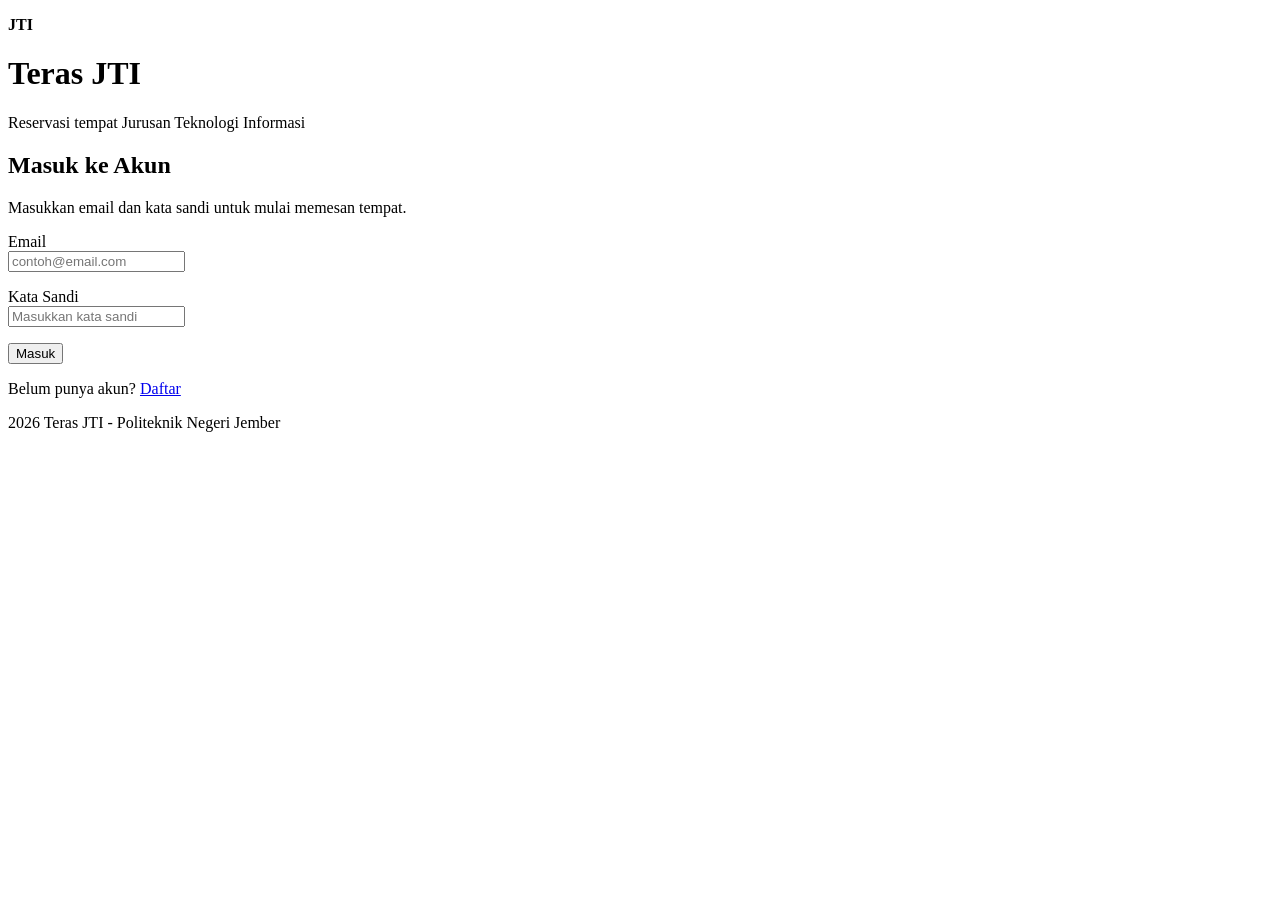
<file: apk teras jti/index.html>
<!DOCTYPE html>
<html lang="id">
<head>
    <meta charset="UTF-8">
    <meta name="viewport" content="width=device-width, initial-scale=1.0">
    <title>Login - Teras JTI</title>
</head>
<body>

    <!-- Identitas aplikasi (logo + nama + tagline) -->
    <header>
        <p><strong>JTI</strong></p>
        <h1>Teras JTI</h1>
        <p>Reservasi tempat Jurusan Teknologi Informasi</p>
    </header>

    <main>
        <!-- Formulir login (struktur saja, belum ada proses autentikasi) -->
        <section>
            <h2>Masuk ke Akun</h2>
            <p>Masukkan email dan kata sandi untuk mulai memesan tempat.</p>

            <form action="dashboard.html">
                <p>
                    <label for="email">Email</label><br>
                    <input type="email" id="email" placeholder="contoh@email.com">
                </p>

                <p>
                    <label for="sandi">Kata Sandi</label><br>
                    <input type="password" id="sandi" placeholder="Masukkan kata sandi">
                </p>

                <p>
                    <button type="submit">Masuk</button>
                </p>
            </form>

            <p>Belum punya akun? <a href="daftar.html">Daftar</a></p>
        </section>
    </main>

    <footer>
        <p> 2026 Teras JTI - Politeknik Negeri Jember</p>
    </footer>

</body>
</html>
</file>
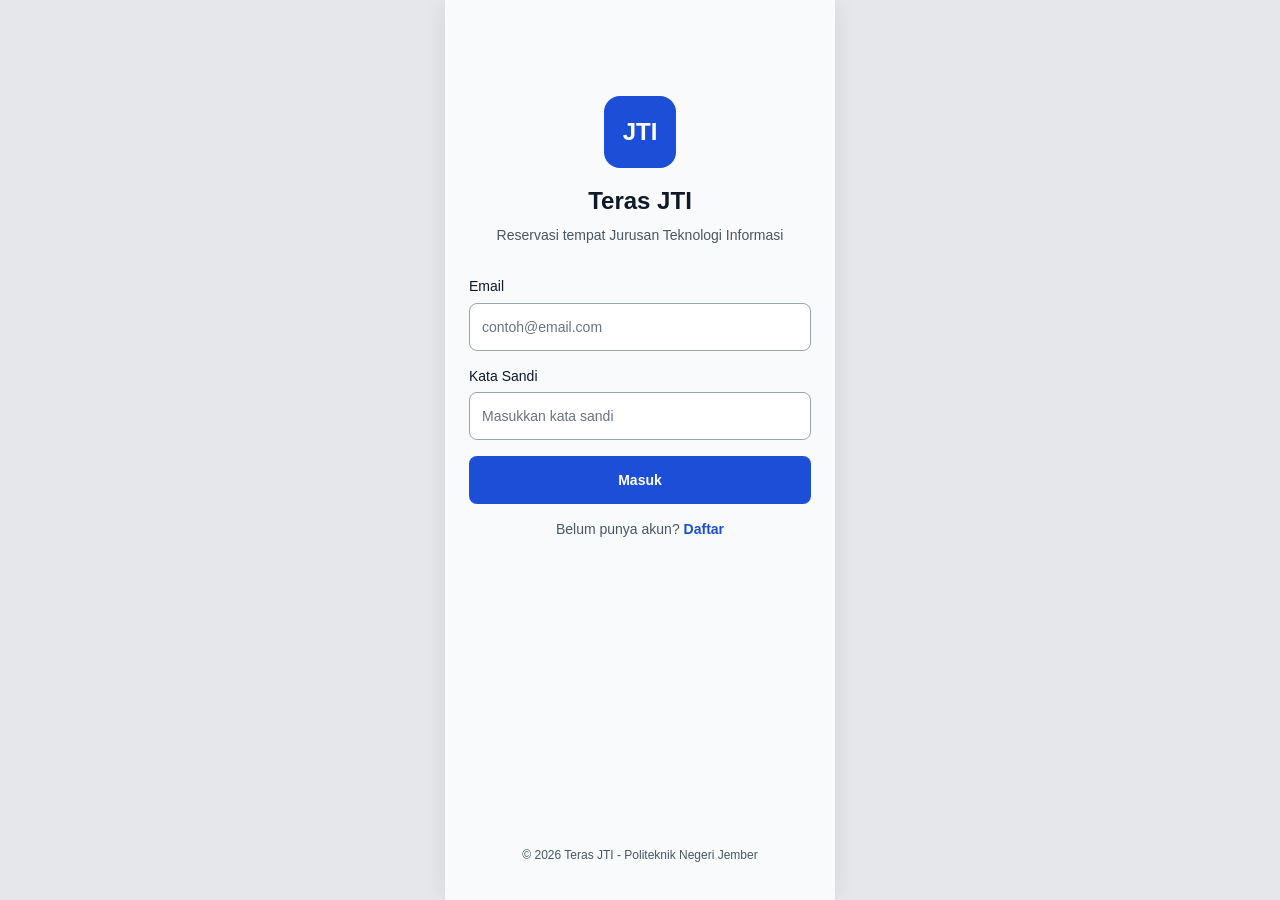
<file: apk teras jti/W11_WebAkademik_Kelompok4_TerasJTI/index.html>
<!DOCTYPE html>
<html lang="id">
<head>
    <meta charset="UTF-8">
    <meta name="viewport" content="width=device-width, initial-scale=1.0">
    <title>Login - Teras JTI</title>
    <link rel="stylesheet" href="style.css">
</head>
<body class="login">

    <header>
        <p class="logo">JTI</p>
        <h1>Teras JTI</h1>
        <p>Reservasi tempat Jurusan Teknologi Informasi</p>
    </header>

    <main>
        <section>
            <h2 class="sr-only">Masuk ke Akun</h2>

            <form action="dashboard.html">
                <p>
                    <label for="email">Email</label>
                    <input type="email" id="email" placeholder="contoh@email.com">
                </p>
                <p>
                    <label for="sandi">Kata Sandi</label>
                    <input type="password" id="sandi" placeholder="Masukkan kata sandi">
                </p>
                <p>
                    <button type="submit">Masuk</button>
                </p>
            </form>

            <p>Belum punya akun? <a href="daftar.html">Daftar</a></p>
        </section>
    </main>

    <footer>
        <p>&copy; 2026 Teras JTI - Politeknik Negeri Jember</p>
    </footer>

</body>
</html>
</file>
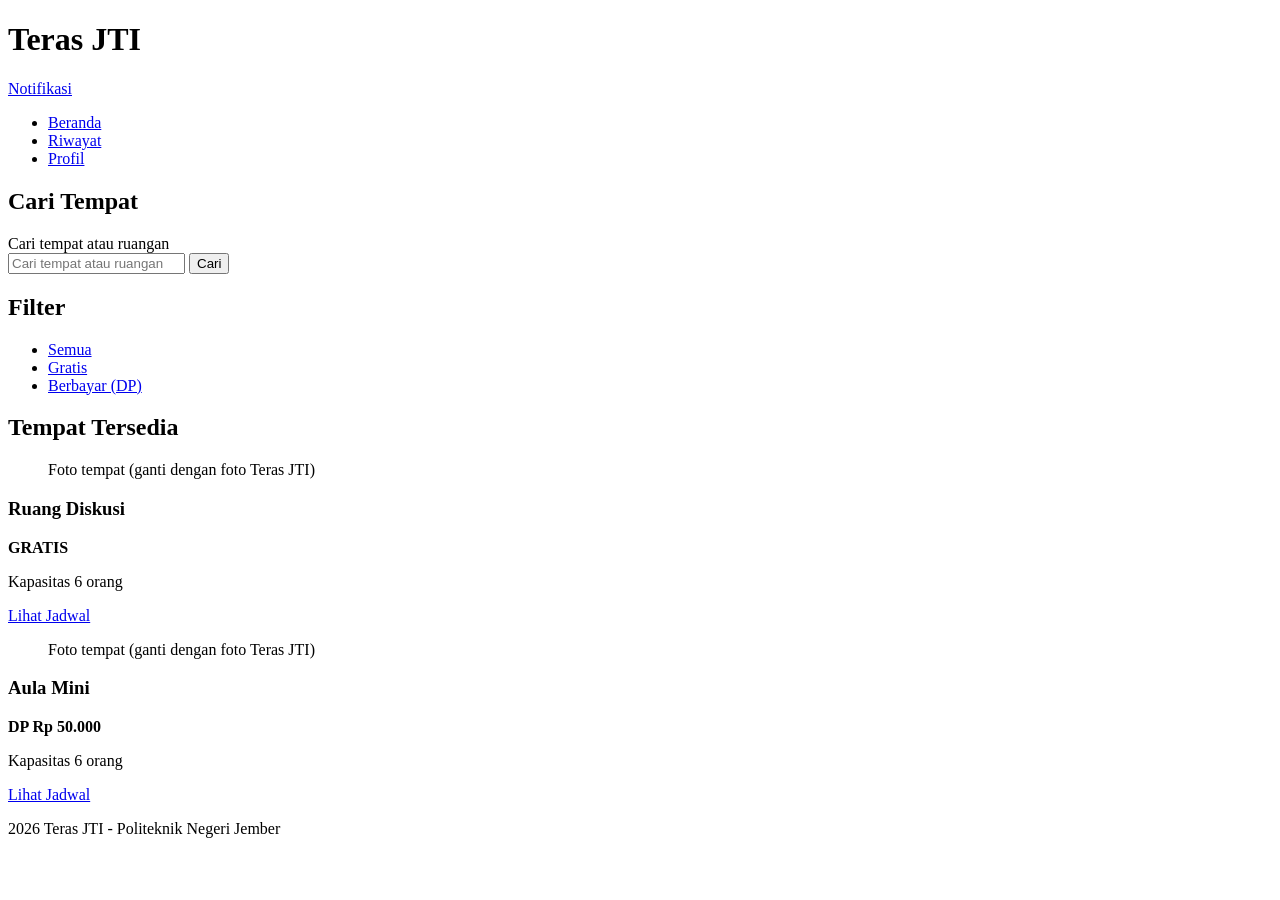
<file: apk teras jti/dashboard.html>
<!DOCTYPE html>
<html lang="id">
<head>
    <meta charset="UTF-8">
    <meta name="viewport" content="width=device-width, initial-scale=1.0">
    <title>Beranda - Teras JTI</title>
</head>
<body>

    <!-- Header: identitas aplikasi + notifikasi -->
    <header>
        <h1>Teras JTI</h1>
        <p><a href="#">Notifikasi</a></p>
    </header>

    <!-- Navigasi utama (sama di semua halaman) -->
    <nav>
        <ul>
            <li><a href="dashboard.html">Beranda</a></li>
            <li><a href="riwayat.html">Riwayat</a></li>
            <li><a href="profil.html">Profil</a></li>
        </ul>
    </nav>

    <main>
        <!-- Pencarian -->
        <section>
            <h2>Cari Tempat</h2>
            <form>
                <label for="cari">Cari tempat atau ruangan</label><br>
                <input type="search" id="cari" placeholder="Cari tempat atau ruangan">
                <button type="submit">Cari</button>
            </form>
        </section>

        <!-- Filter jenis tempat -->
        <section>
            <h2>Filter</h2>
            <ul>
                <li><a href="dashboard.html">Semua</a></li>
                <li><a href="dashboard.html">Gratis</a></li>
                <li><a href="dashboard.html">Berbayar (DP)</a></li>
            </ul>
        </section>

        <!-- Daftar tempat -->
        <section>
            <h2>Tempat Tersedia</h2>

            <article>
                <figure>
                    <!-- Ganti dengan: <img src="assets/images/ruang-diskusi.jpg" alt="Foto Ruang Diskusi"> -->
                    <figcaption>Foto tempat (ganti dengan foto Teras JTI)</figcaption>
                </figure>
                <h3>Ruang Diskusi</h3>
                <p><strong>GRATIS</strong></p>
                <p>Kapasitas 6 orang</p>
                <p><a href="jadwal.html">Lihat Jadwal</a></p>
            </article>

            <article>
                <figure>
                    <!-- Ganti dengan: <img src="assets/images/aula-mini.jpg" alt="Foto Aula Mini"> -->
                    <figcaption>Foto tempat (ganti dengan foto Teras JTI)</figcaption>
                </figure>
                <h3>Aula Mini</h3>
                <p><strong>DP Rp 50.000</strong></p>
                <p>Kapasitas 6 orang</p>
                <p><a href="jadwal.html">Lihat Jadwal</a></p>
            </article>
        </section>
    </main>

    <footer>
        <p> 2026 Teras JTI - Politeknik Negeri Jember</p>
    </footer>

</body>
</html>
</file>
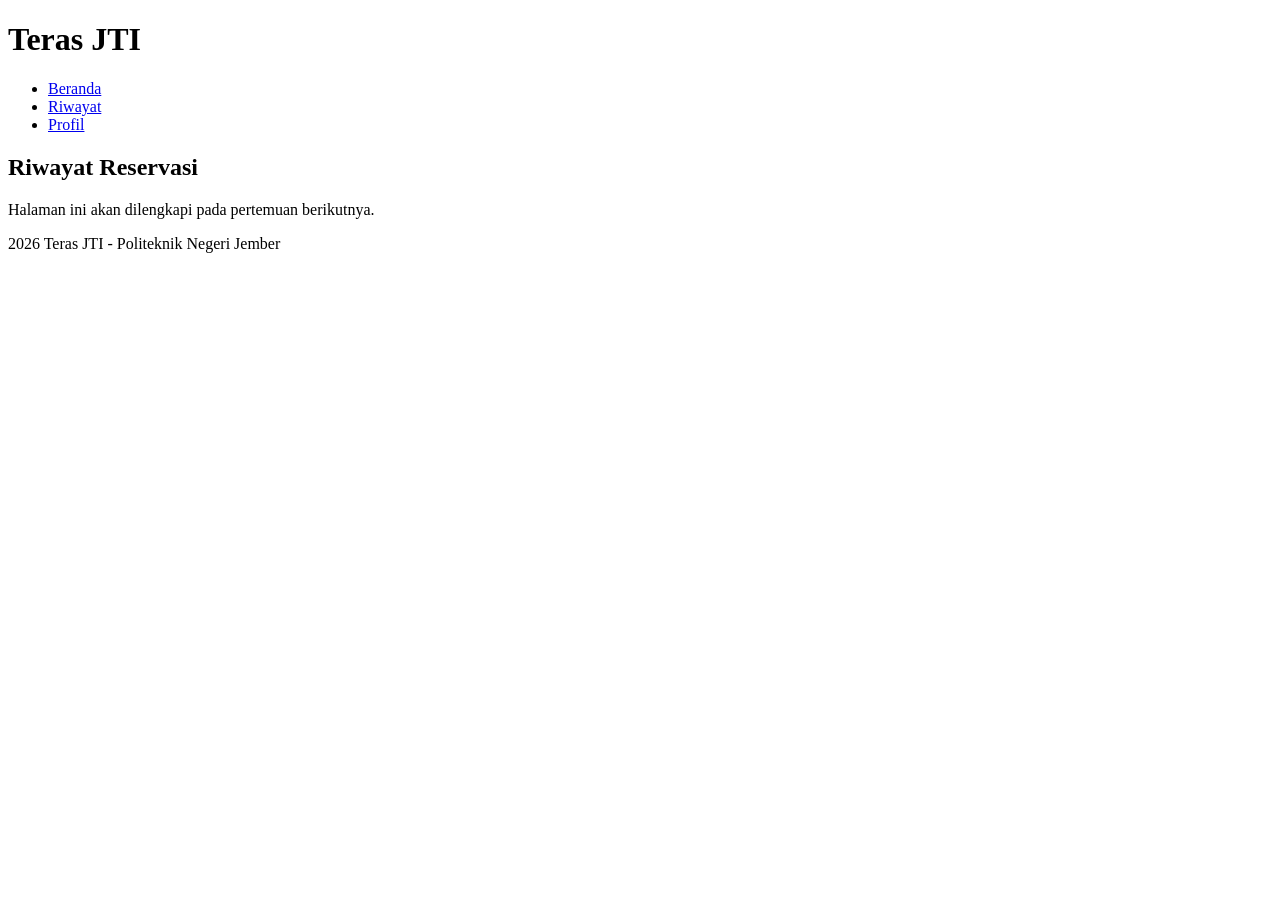
<file: apk teras jti/m.html>
<!DOCTYPE html>
<html lang="id">
<head>
    <meta charset="UTF-8">
    <meta name="viewport" content="width=device-width, initial-scale=1.0">
    <title>Riwayat - Teras JTI</title> <!-- GANTI: Riwayat / Profil / Pilih Jadwal / Daftar -->
</head>
<body>

    <header>
        <h1>Teras JTI</h1>
    </header>

    <nav>
        <ul>
            <li><a href="dashboard.html">Beranda</a></li>
            <li><a href="riwayat.html">Riwayat</a></li>
            <li><a href="profil.html">Profil</a></li>
        </ul>
    </nav>

    <main>
        <section>
            <h2>Riwayat Reservasi</h2> <!-- GANTI: Riwayat Reservasi / Profil / Pilih Jadwal / Buat Akun -->
            <p>Halaman ini akan dilengkapi pada pertemuan berikutnya.</p>
        </section>
    </main>

    <footer>
        <p> 2026 Teras JTI - Politeknik Negeri Jember</p>
    </footer>

</body>
</html>
</file>
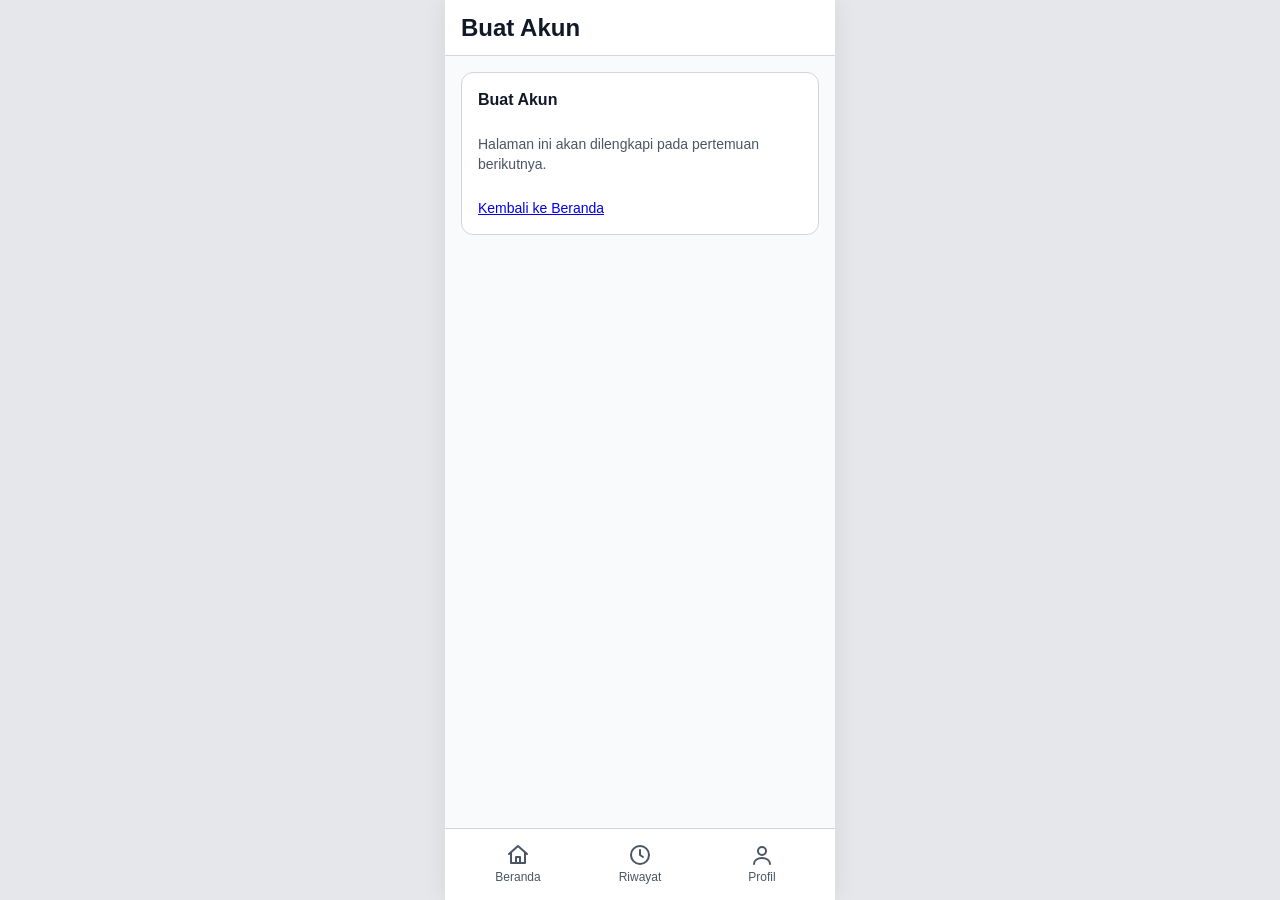
<file: apk teras jti/W11_WebAkademik_Kelompok4_TerasJTI/daftar.html>
<!DOCTYPE html>
<html lang="id">
<head>
    <meta charset="UTF-8">
    <meta name="viewport" content="width=device-width, initial-scale=1.0">
    <title>Daftar - Teras JTI</title>
    <link rel="stylesheet" href="style.css">
</head>
<body>

    <header>
        <h1>Buat Akun</h1>
    </header>

    <main>
        <section class="kosong">
            <h2>Buat Akun</h2>
            <p>Halaman ini akan dilengkapi pada pertemuan berikutnya.</p>
            <p><a href="dashboard.html">Kembali ke Beranda</a></p>
        </section>
    </main>

    <nav>
        <ul>
            <li><a href="dashboard.html">
                <svg class="ikon" viewBox="0 0 24 24"><path d="M3 11l9-8 9 8"/><path d="M5 10v10h14V10"/><path d="M10 20v-6h4v6"/></svg>
                Beranda</a></li>
            <li><a href="riwayat.html">
                <svg class="ikon" viewBox="0 0 24 24"><circle cx="12" cy="12" r="9"/><path d="M12 7v5l3 2"/></svg>
                Riwayat</a></li>
            <li><a href="profil.html">
                <svg class="ikon" viewBox="0 0 24 24"><circle cx="12" cy="8" r="4"/><path d="M4 21c0-4 4-6 8-6s8 2 8 6"/></svg>
                Profil</a></li>
        </ul>
    </nav>

</body>
</html>
</file>
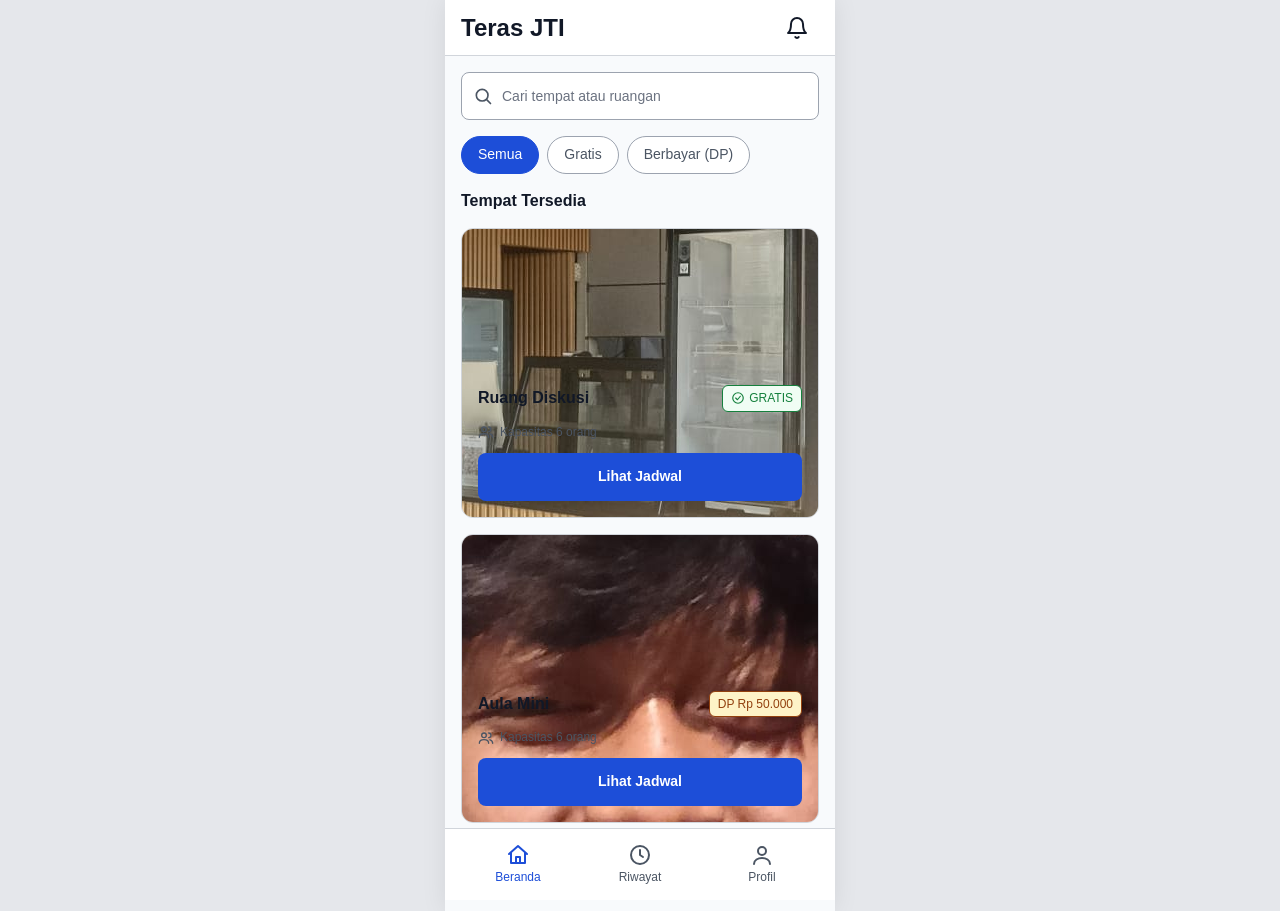
<file: apk teras jti/W11_WebAkademik_Kelompok4_TerasJTI/dashboard.html>
<!DOCTYPE html>
<html lang="id">
<head>
    <meta charset="UTF-8">
    <meta name="viewport" content="width=device-width, initial-scale=1.0">
    <title>Beranda - Teras JTI</title>
    <link rel="stylesheet" href="style.css">
</head>
<body>

    <header>
        <h1>Teras JTI</h1>
        <a class="lonceng" href="#" aria-label="Notifikasi">
            <svg class="ikon" viewBox="0 0 24 24"><path d="M18 8a6 6 0 10-12 0c0 7-3 9-3 9h18s-3-2-3-9"/><path d="M13.7 21a2 2 0 01-3.4 0"/></svg>
        </a>
    </header>

    <main>
        <section>
            <h2 class="sr-only">Cari Tempat</h2>
            <form class="cari">
                <svg class="ikon" viewBox="0 0 24 24"><circle cx="11" cy="11" r="7"/><path d="M21 21l-4.3-4.3"/></svg>
                <label for="cari" class="sr-only">Cari tempat atau ruangan</label>
                <input type="search" id="cari" placeholder="Cari tempat atau ruangan">
            </form>
        </section>

        <section class="chips">
            <h2 class="sr-only">Filter</h2>
            <ul>
                <li><a href="dashboard.html" class="aktif">Semua</a></li>
                <li><a href="dashboard.html">Gratis</a></li>
                <li><a href="dashboard.html">Berbayar (DP)</a></li>
            </ul>
        </section>

        <section>
            <h2>Tempat Tersedia</h2>

            <article>
                <figure>
                    <svg class="ikon" viewBox="0 0 24 24"><rect x="3" y="3" width="18" height="18" rx="3"/><circle cx="8.5" cy="8.5" r="1.5"/><path d="M21 15l-5-5L5 21"/></svg>
                    <figcaption><img src="assets/images/jpg24.jpeg" alt="Foto Ruang Diskusi"></figcaption>
                </figure>
                <div class="isi">
                    <div class="judul">
                        <h3>Ruang Diskusi</h3>
                        <span class="badge gratis"><svg class="ikon sedang" viewBox="0 0 24 24"><circle cx="12" cy="12" r="9"/><path d="M8 12l3 3 5-6"/></svg> GRATIS</span>
                    </div>
                    <p class="kapasitas"><svg class="ikon kecil" viewBox="0 0 24 24"><circle cx="9" cy="8" r="3.5"/><path d="M2 20c0-3.5 3-5.5 7-5.5s7 2 7 5.5"/><path d="M16 4.5a3.5 3.5 0 010 7"/><path d="M18 14.7c2.4.6 4 2.2 4 5.3"/></svg> Kapasitas 6 orang</p>
                    <a class="tombol" href="jadwal.html">Lihat Jadwal</a>
                </div>
            </article>

            <article>
                <figure>
                    <svg class="ikon" viewBox="0 0 24 24"><rect x="3" y="3" width="18" height="18" rx="3"/><circle cx="8.5" cy="8.5" r="1.5"/><path d="M21 15l-5-5L5 21"/></svg>
                    <figcaption><img src="assets/images/jpg25.jpeg" alt="Foto Aula Mini"></figcaption>
                </figure>
                <div class="isi">
                    <div class="judul">
                        <h3>Aula Mini</h3>
                        <span class="badge dp">DP Rp 50.000</span>
                    </div>
                    <p class="kapasitas"><svg class="ikon kecil" viewBox="0 0 24 24"><circle cx="9" cy="8" r="3.5"/><path d="M2 20c0-3.5 3-5.5 7-5.5s7 2 7 5.5"/><path d="M16 4.5a3.5 3.5 0 010 7"/><path d="M18 14.7c2.4.6 4 2.2 4 5.3"/></svg> Kapasitas 6 orang</p>
                    <a class="tombol" href="jadwal.html">Lihat Jadwal</a>
                </div>
            </article>
        </section>
    </main>

    <nav>
        <ul>
            <li><a href="dashboard.html" class="aktif">
                <svg class="ikon" viewBox="0 0 24 24"><path d="M3 11l9-8 9 8"/><path d="M5 10v10h14V10"/><path d="M10 20v-6h4v6"/></svg>
                Beranda</a></li>
            <li><a href="riwayat.html">
                <svg class="ikon" viewBox="0 0 24 24"><circle cx="12" cy="12" r="9"/><path d="M12 7v5l3 2"/></svg>
                Riwayat</a></li>
            <li><a href="profil.html">
                <svg class="ikon" viewBox="0 0 24 24"><circle cx="12" cy="8" r="4"/><path d="M4 21c0-4 4-6 8-6s8 2 8 6"/></svg>
                Profil</a></li>
        </ul>
    </nav>

</body>
</html>
</file>
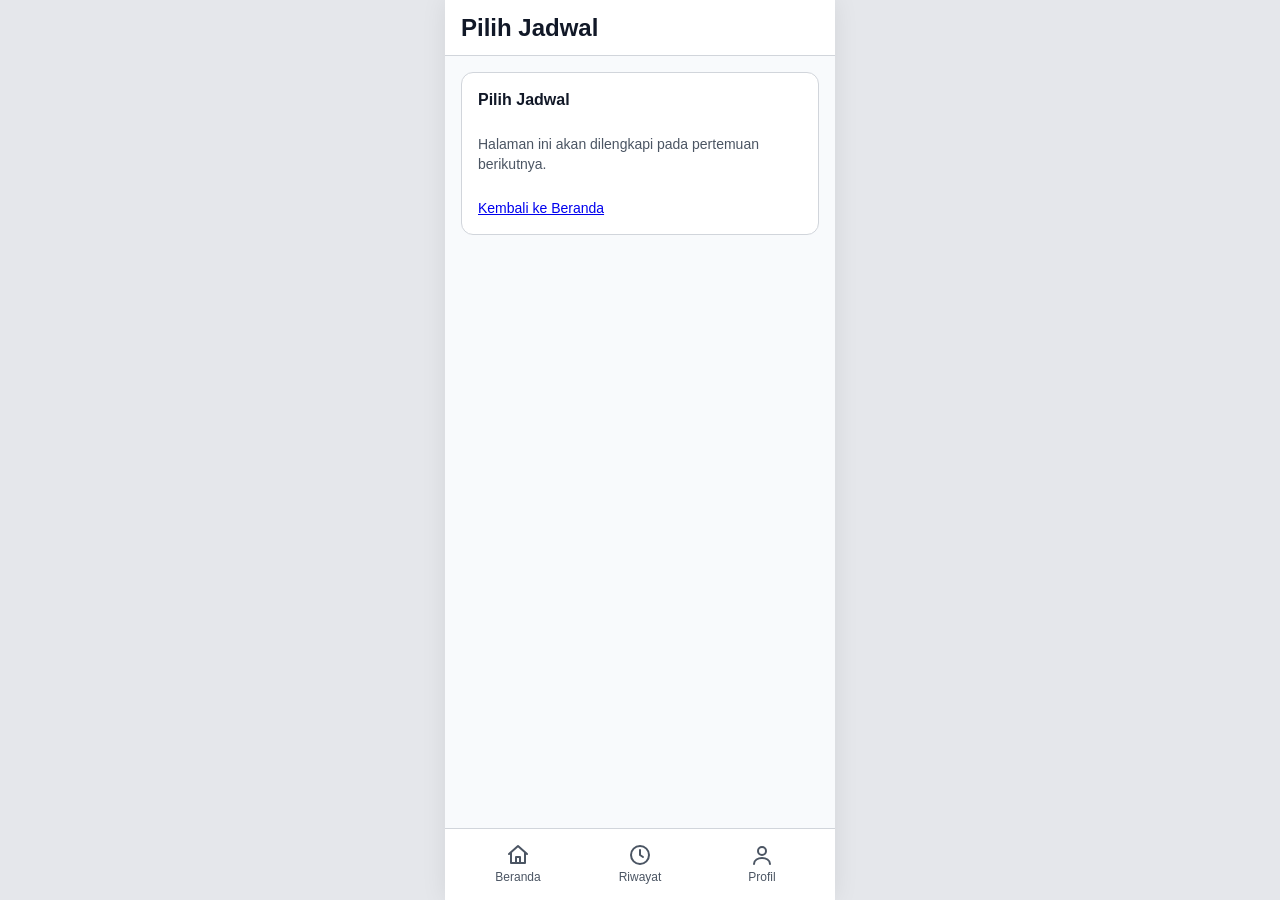
<file: apk teras jti/W11_WebAkademik_Kelompok4_TerasJTI/jadwal.html>
<!DOCTYPE html>
<html lang="id">
<head>
    <meta charset="UTF-8">
    <meta name="viewport" content="width=device-width, initial-scale=1.0">
    <title>Pilih Jadwal - Teras JTI</title>
    <link rel="stylesheet" href="style.css">
</head>
<body>

    <header>
        <h1>Pilih Jadwal</h1>
    </header>

    <main>
        <section class="kosong">
            <h2>Pilih Jadwal</h2>
            <p>Halaman ini akan dilengkapi pada pertemuan berikutnya.</p>
            <p><a href="dashboard.html">Kembali ke Beranda</a></p>
        </section>
    </main>

    <nav>
        <ul>
            <li><a href="dashboard.html">
                <svg class="ikon" viewBox="0 0 24 24"><path d="M3 11l9-8 9 8"/><path d="M5 10v10h14V10"/><path d="M10 20v-6h4v6"/></svg>
                Beranda</a></li>
            <li><a href="riwayat.html">
                <svg class="ikon" viewBox="0 0 24 24"><circle cx="12" cy="12" r="9"/><path d="M12 7v5l3 2"/></svg>
                Riwayat</a></li>
            <li><a href="profil.html">
                <svg class="ikon" viewBox="0 0 24 24"><circle cx="12" cy="8" r="4"/><path d="M4 21c0-4 4-6 8-6s8 2 8 6"/></svg>
                Profil</a></li>
        </ul>
    </nav>

</body>
</html>
</file>
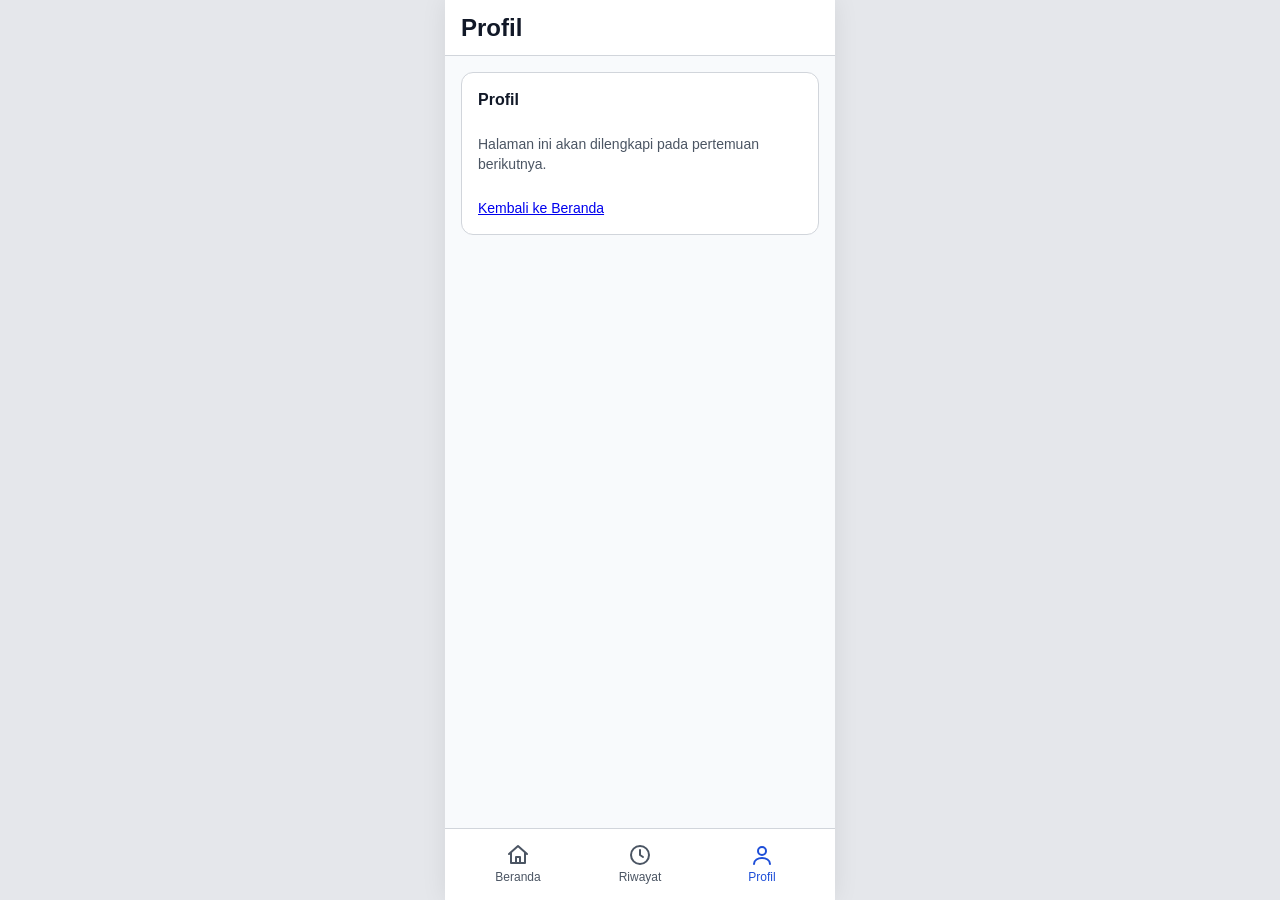
<file: apk teras jti/W11_WebAkademik_Kelompok4_TerasJTI/profil.html>
<!DOCTYPE html>
<html lang="id">
<head>
    <meta charset="UTF-8">
    <meta name="viewport" content="width=device-width, initial-scale=1.0">
    <title>Profil - Teras JTI</title>
    <link rel="stylesheet" href="style.css">
</head>
<body>

    <header>
        <h1>Profil</h1>
    </header>

    <main>
        <section class="kosong">
            <h2>Profil</h2>
            <p>Halaman ini akan dilengkapi pada pertemuan berikutnya.</p>
            <p><a href="dashboard.html">Kembali ke Beranda</a></p>
        </section>
    </main>

    <nav>
        <ul>
            <li><a href="dashboard.html">
                <svg class="ikon" viewBox="0 0 24 24"><path d="M3 11l9-8 9 8"/><path d="M5 10v10h14V10"/><path d="M10 20v-6h4v6"/></svg>
                Beranda</a></li>
            <li><a href="riwayat.html">
                <svg class="ikon" viewBox="0 0 24 24"><circle cx="12" cy="12" r="9"/><path d="M12 7v5l3 2"/></svg>
                Riwayat</a></li>
            <li><a href="profil.html" class="aktif">
                <svg class="ikon" viewBox="0 0 24 24"><circle cx="12" cy="8" r="4"/><path d="M4 21c0-4 4-6 8-6s8 2 8 6"/></svg>
                Profil</a></li>
        </ul>
    </nav>

</body>
</html>
</file>
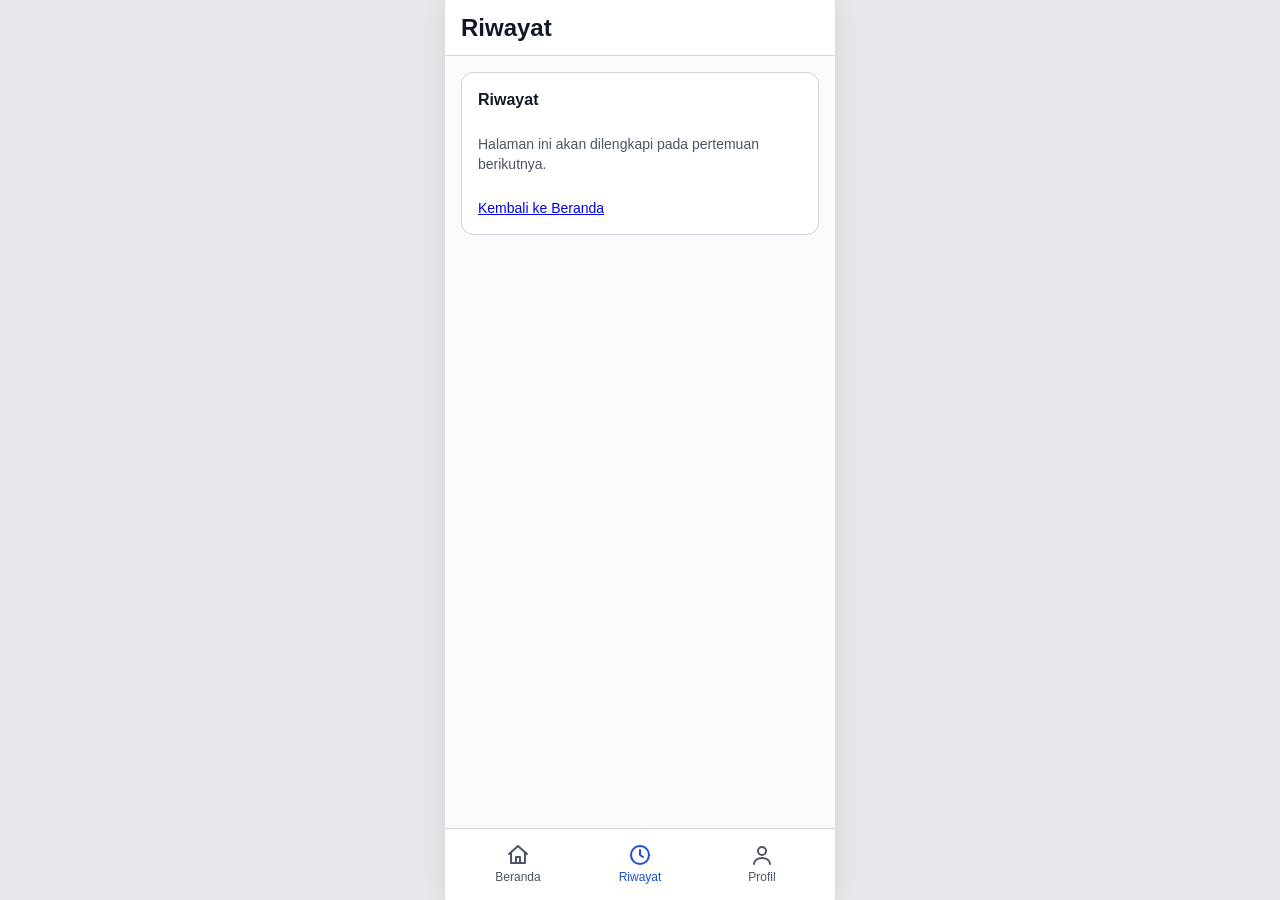
<file: apk teras jti/W11_WebAkademik_Kelompok4_TerasJTI/riwayat.html>
<!DOCTYPE html>
<html lang="id">
<head>
    <meta charset="UTF-8">
    <meta name="viewport" content="width=device-width, initial-scale=1.0">
    <title>Riwayat - Teras JTI</title>
    <link rel="stylesheet" href="style.css">
</head>
<body>

    <header>
        <h1>Riwayat</h1>
    </header>

    <main>
        <section class="kosong">
            <h2>Riwayat</h2>
            <p>Halaman ini akan dilengkapi pada pertemuan berikutnya.</p>
            <p><a href="dashboard.html">Kembali ke Beranda</a></p>
        </section>
    </main>

    <nav>
        <ul>
            <li><a href="dashboard.html">
                <svg class="ikon" viewBox="0 0 24 24"><path d="M3 11l9-8 9 8"/><path d="M5 10v10h14V10"/><path d="M10 20v-6h4v6"/></svg>
                Beranda</a></li>
            <li><a href="riwayat.html" class="aktif">
                <svg class="ikon" viewBox="0 0 24 24"><circle cx="12" cy="12" r="9"/><path d="M12 7v5l3 2"/></svg>
                Riwayat</a></li>
            <li><a href="profil.html">
                <svg class="ikon" viewBox="0 0 24 24"><circle cx="12" cy="8" r="4"/><path d="M4 21c0-4 4-6 8-6s8 2 8 6"/></svg>
                Profil</a></li>
        </ul>
    </nav>

</body>
</html>
</file>
<file: apk teras jti/W11_WebAkademik_Kelompok4_TerasJTI/style.css>
/* Teras JTI - gaya mengikuti Figma (Design System & 02 - Beranda) */
:root {
    --primary: #1d4ed8;
    --primary-light: #dbeafe;
    --primary-dark: #1e3a8a;
    --bg-screen: #f8fafc;
    --bg-card: #ffffff;
    --border: #d1d5db;
    --border-input: #9ca3af;
    --text: #111827;
    --text-2: #4b5563;
    --text-3: #6b7280;
    --success: #15803d;
    --success-bg: #f0fdf4;
    --warning: #92400e;
    --warning-bg: #fef3c7;
}

* { box-sizing: border-box; }

html { background: #e5e7eb; }

body {
    margin: 0 auto;
    max-width: 390px;
    min-height: 100vh;
    background: var(--bg-screen);
    font-family: 'Inter', 'Segoe UI', Arial, sans-serif;
    font-size: 14px;
    line-height: 1.4;
    color: var(--text);
    padding-bottom: 72px;
    box-shadow: 0 0 24px rgba(0, 0, 0, .08);
}

svg.ikon { width: 24px; height: 24px; fill: none; stroke: currentColor; stroke-width: 2; stroke-linecap: round; stroke-linejoin: round; flex-shrink: 0; }
svg.kecil { width: 16px; height: 16px; }
svg.sedang { width: 14px; height: 14px; }

/* ===== Header ===== */
body > header {
    background: var(--bg-card);
    border-bottom: 1px solid var(--border);
    height: 56px;
    padding: 0 16px;
    display: flex;
    align-items: center;
    gap: 8px;
}
body > header h1 { flex: 1; margin: 0; font-size: 24px; font-weight: 700; }
.lonceng {
    width: 44px; height: 44px; display: flex;
    align-items: center; justify-content: center; color: var(--text);
}

main { padding: 16px; display: flex; flex-direction: column; gap: 16px; }
main > section { display: flex; flex-direction: column; gap: 16px; }
h2 { margin: 0; font-size: 16px; font-weight: 600; }
.sr-only { position: absolute; width: 1px; height: 1px; overflow: hidden; clip: rect(0 0 0 0); }

/* ===== Form ===== */
label { display: block; margin-bottom: 6px; font-weight: 500; }
input {
    width: 100%; height: 48px; padding: 0 12px;
    font: inherit; color: var(--text);
    background: var(--bg-card);
    border: 1px solid var(--border-input); border-radius: 8px;
}
input::placeholder { color: var(--text-3); }
input:focus { outline: 2px solid var(--primary); border-color: var(--primary); }
button, .tombol {
    display: flex; align-items: center; justify-content: center;
    width: 100%; height: 48px; padding: 0 16px;
    border: 0; border-radius: 8px;
    background: var(--primary); color: #fff;
    font: inherit; font-weight: 600; text-decoration: none; cursor: pointer;
}

/* ===== Search ===== */
.cari { position: relative; }
.cari svg { position: absolute; left: 12px; top: 14px; width: 20px; height: 20px; color: var(--text-2); }
.cari input { padding-left: 40px; }

/* ===== Chip ===== */
.chips ul { display: flex; gap: 8px; list-style: none; margin: 0; padding: 0; }
.chips a {
    display: block; padding: 8px 16px;
    border: 1px solid var(--border-input); border-radius: 999px;
    background: var(--bg-card); color: var(--text-2);
    font-weight: 500; text-decoration: none;
}
.chips a.aktif { background: var(--primary); border-color: var(--primary); color: #fff; }

/* ===== Kartu tempat ===== */
article {
    background: var(--bg-card); border: 1px solid var(--border);
    border-radius: 12px; overflow: hidden;
}
figure {
    margin: 0; height: 140px; background: var(--primary-light);
    display: flex; flex-direction: column; gap: 4px;
    align-items: center; justify-content: center; color: var(--primary);
}
figure svg { width: 32px; height: 32px; }
figcaption { font-size: 12px; color: var(--primary-dark); }
.isi { padding: 16px; display: flex; flex-direction: column; gap: 12px; }
.judul { display: flex; align-items: center; gap: 8px; }
.judul h3 { flex: 1; margin: 0; font-size: 16px; font-weight: 600; }
.kapasitas { margin: 0; display: flex; align-items: center; gap: 6px; font-size: 12px; color: var(--text-2); }

.badge {
    display: inline-flex; align-items: center; gap: 4px;
    font-size: 12px; padding: 4px 8px; border-radius: 6px; border: 1px solid;
}
.badge.gratis { background: var(--success-bg); color: var(--success); border-color: var(--success); }
.badge.dp { background: var(--warning-bg); color: var(--warning); border-color: var(--warning); }

/* ===== Navigasi bawah ===== */
body > nav {
    position: fixed; bottom: 0; left: 50%; transform: translateX(-50%);
    width: 100%; max-width: 390px; height: 72px;
    background: var(--bg-card); border-top: 1px solid var(--border);
}
body > nav ul { display: flex; gap: 8px; list-style: none; margin: 0; padding: 8px 16px; height: 100%; }
body > nav li { flex: 1; }
body > nav a {
    height: 100%; display: flex; flex-direction: column; gap: 2px;
    align-items: center; justify-content: center;
    font-size: 12px; color: var(--text-2); text-decoration: none;
}
body > nav a.aktif { color: var(--primary); }

body > footer { text-align: center; font-size: 12px; color: var(--text-2); padding: 8px 16px 24px; }

/* ===== Halaman Login ===== */
body.login { padding-bottom: 0; display: flex; flex-direction: column; }
body.login > header {
    display: block; height: auto; background: none; border: 0;
    text-align: center; padding: 96px 24px 0;
}
body.login > header h1 { font-size: 24px; margin: 16px 0 8px; }
body.login > header p { margin: 0; color: var(--text-2); }
body.login > header .logo {
    width: 72px; height: 72px; margin: 0 auto;
    background: var(--primary); color: #fff; border-radius: 16px;
    display: flex; align-items: center; justify-content: center;
    font-size: 24px; font-weight: 700;
}
body.login main { padding: 32px 24px 0; flex: 1; }
body.login h2 { text-align: center; }
body.login main > section > p { margin: 0; text-align: center; color: var(--text-2); }
body.login form { display: flex; flex-direction: column; gap: 16px; }
body.login form p { margin: 0; }
body.login a { color: var(--primary); font-weight: 600; text-decoration: none; }

/* ===== Halaman kerangka ===== */
.kosong { background: var(--bg-card); border: 1px solid var(--border); border-radius: 12px; padding: 16px; }
.kosong p { margin: 8px 0 0; color: var(--text-2); }
</file>
